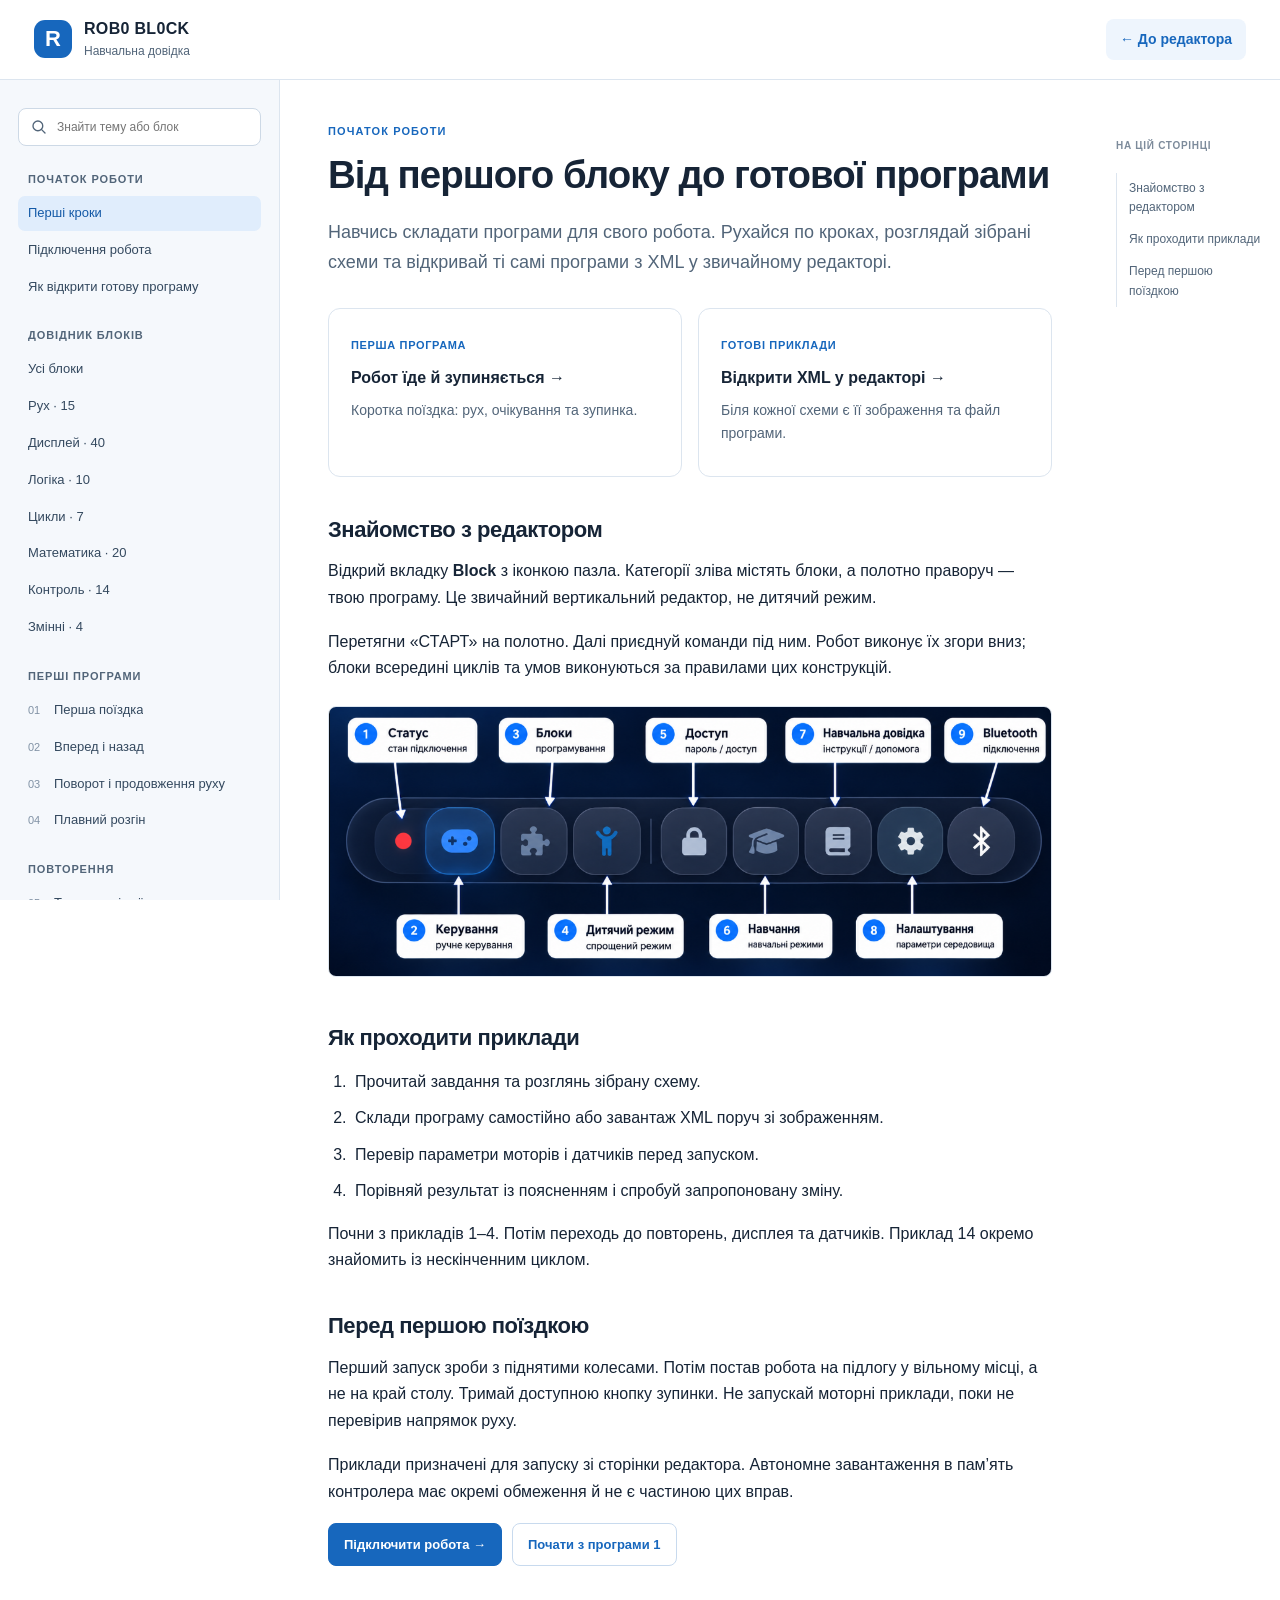
<file: guide/index.html>
<!doctype html>
<html lang="uk"><head><meta charset="utf-8"><meta name="viewport" content="width=device-width,initial-scale=1"><meta name="theme-color" content="#f5f8fc"><title>Методичка ROB0 BL0CK</title><link rel="stylesheet" href="guide.css"></head>
<body>
<a class="skip" href="#article">Перейти до матеріалу</a>
<header class="top"><a class="brand" href="#start"><span class="brand-mark">R</span><span>ROB0 BL0CK <small>Навчальна довідка</small></span></a><div class="top-actions"><a class="editor-link" href="../">← До редактора</a><button id="menuToggle" class="menu-toggle" aria-label="Відкрити зміст" aria-expanded="false" aria-controls="sidebar">☰</button></div></header>
<div class="layout"><aside id="sidebar" class="sidebar"><label class="search"><span aria-hidden="true"><svg viewBox="0 0 24 24" fill="none" stroke="currentColor" stroke-width="1.8" stroke-linecap="round"><circle cx="10.5" cy="10.5" r="6.5"/><path d="m15.5 15.5 4.5 4.5"/></svg></span><input id="search" type="search" placeholder="Знайти тему або блок" aria-label="Пошук у змісті"></label><nav id="navigation" aria-label="Зміст методички"></nav><p id="noResults" hidden>Нічого не знайдено. Спробуй «рух», «датчик» або «цикл».</p></aside>
<main id="article" tabindex="-1"><p>Завантаження методички…</p></main><aside class="on-page"><p>НА ЦІЙ СТОРІНЦІ</p><nav id="pageToc" aria-label="Розділи сторінки"></nav></aside></div>
<dialog id="imageDialog"><div class="dialog-bar"><strong>Зібрана програма</strong><button id="closeImage" aria-label="Закрити зображення">✕</button></div><div class="zoom-scroll"><img id="largeImage" alt="Збільшена схема програми"></div></dialog>
<link rel="stylesheet" href="block-reference.css?v=20261014-menu-right">
<script src="block-reference.js?v=20261014-students-final"></script><script src="guide.js?v=20261014-buddy"></script></body></html>
</file>
<file: guide/guide.css>
:root{color-scheme:light;--ink:#162436;--muted:#526579;--line:#dce5ef;--blue:#1767bd;--pale:#eef5fd;--surface:#f5f8fc}*{box-sizing:border-box}html{scroll-behavior:smooth;scroll-padding-top:100px}body{margin:0;color:var(--ink);background:#fff;font-family:Inter,"Segoe UI",Arial,sans-serif;line-height:1.65}a{color:var(--blue);text-underline-offset:3px}button,input{font:inherit}button,a{touch-action:manipulation}button{cursor:pointer}button:focus-visible,a:focus-visible,input:focus-visible,summary:focus-visible{outline:3px solid #58a4f2;outline-offset:4px}.skip{position:fixed;top:-80px;left:16px;z-index:100;background:white;padding:12px}.skip:focus{top:8px}.top{height:80px;position:sticky;top:0;z-index:10;background:#fff;border-bottom:1px solid var(--line);display:flex;align-items:center;justify-content:space-between;padding:0 34px;gap:16px}.brand{text-decoration:none;display:flex;align-items:center;gap:12px;color:var(--ink);font-weight:750;letter-spacing:.02em;line-height:1.3}.brand small{display:block;font-size:12px;font-weight:500;letter-spacing:0;color:var(--muted);margin-top:4px}.brand-mark{background:#1767bd;color:white;width:38px;height:38px;display:grid;place-items:center;border-radius:11px;font-size:22px}.editor-link{text-decoration:none;font-size:14px;font-weight:600;padding:9px 14px;background:var(--pale);border-radius:8px}.top-actions{display:flex;gap:10px;align-items:center}.layout{display:grid;grid-template-columns:280px minmax(0,1080px) 180px;max-width:1640px;margin:auto;min-height:calc(100dvh - 80px)}.sidebar{position:sticky;top:80px;height:calc(100dvh - 80px);overflow:auto;border-right:1px solid var(--line);padding:28px 18px;background:var(--surface)}.search{display:flex;align-items:center;gap:8px;border:1px solid #cdd9e6;background:white;border-radius:8px;padding:8px 10px;margin-bottom:26px}.search span{font-size:23px;line-height:1;color:var(--muted)}.search input{border:0;width:100%;min-width:0;background:none;font-size:12px;color:var(--ink);padding:3px 0}.nav-group{margin-bottom:24px}.nav-group h2{font-size:11px;letter-spacing:.08em;text-transform:uppercase;color:var(--muted);margin:0 10px 9px;font-weight:750}.nav-link{display:flex;gap:9px;align-items:baseline;text-decoration:none;color:#34495f;font-size:13px;line-height:1.45;padding:8px 10px;border-radius:7px;margin:2px 0}.nav-link .num{font-variant-numeric:tabular-nums;color:#8192a5;font-size:11px;flex-shrink:0;width:17px}.nav-link:hover{background:#e8eff7}.nav-link[aria-current=page]{background:#e0edfc;color:#145aa7;font-weight:650}.sidebar-foot{font-size:11px;color:#748499;border-top:1px solid var(--line);padding:20px 10px 0}main{padding:42px 48px 64px;min-width:0}.eyebrow{font-size:11px;font-weight:750;color:var(--blue);text-transform:uppercase;letter-spacing:.1em;margin:0 0 12px}.breadcrumb{color:var(--muted);font-size:12px;margin-bottom:26px}.breadcrumb a{text-decoration:none}h1{font-size:clamp(28px,3vw,42px);font-weight:750;line-height:1.2;letter-spacing:-.025em;margin:0 0 20px}h2{font-size:22px;line-height:1.35;letter-spacing:-.02em;margin:38px 0 14px}h3{font-size:16px;margin:24px 0 8px}.lead{font-size:18px;color:var(--muted);max-width:770px;margin-bottom:26px}p{margin:12px 0 18px}ol,ul{padding-left:23px}li{padding-left:4px;margin:10px 0}.on-page{position:sticky;top:80px;height:max-content;padding:46px 16px;font-size:12px}.on-page p{font-size:10px;font-weight:750;letter-spacing:.07em;color:#7d8b9b}.on-page a{display:block;color:var(--muted);text-decoration:none;padding:6px 0 6px 12px;border-left:1px solid var(--line)}.on-page a:hover{color:var(--blue)}.intro-grid{display:grid;grid-template-columns:1fr 1fr;gap:16px;margin:30px 0}.intro-card{border:1px solid var(--line);border-radius:12px;padding:22px;background:#fff;text-decoration:none;color:var(--ink);display:block}.intro-card:hover{border-color:#7ba9db;background:#f8fbff}.intro-card small{font-size:11px;color:var(--blue);letter-spacing:.06em;font-weight:700}.intro-card h3{margin:8px 0}.intro-card p{font-size:14px;color:var(--muted);margin:8px 0}.notice{border-left:3px solid #78a9dd;padding:2px 0 2px 17px;margin:24px 0;color:#425871;font-size:14px}.program-figure{margin:20px 0 12px;border:1px solid var(--line);border-radius:12px;overflow:hidden;background:#f6f9fd}.figure-top{display:flex;justify-content:space-between;align-items:center;gap:12px;border-bottom:1px solid var(--line);padding:12px 18px;font-size:12px;color:var(--muted)}.figure-top span{display:flex;align-items:center;gap:8px}.live-dot{width:7px;height:7px;border-radius:50%;background:#3e9e72;display:inline-block}.figure-top button{background:none;border:0;color:var(--blue);font-size:12px;padding:4px}.image-area{display:flex;justify-content:center;align-items:flex-start;padding:26px 18px;overflow:auto;background:white}.image-area img{display:block;width:auto;max-width:100%;max-height:650px;object-fit:contain;cursor:zoom-in}.program-figure figcaption{padding:9px 18px;font-size:11px;color:#63768b;border-top:1px solid var(--line)}.download-row{display:flex;align-items:center;gap:10px;flex-wrap:wrap;margin:18px 0 24px}.button{background:#1767bd;color:#fff;border:1px solid #1767bd;border-radius:8px;display:inline-flex;align-items:center;justify-content:center;gap:8px;padding:10px 15px;font-size:13px;font-weight:650;text-decoration:none}.button.secondary{background:white;color:var(--blue);border-color:#c8daee}.file-hint{font-size:12px;color:var(--muted)}details{margin:24px 0;border:1px solid var(--line);border-radius:9px}summary{cursor:pointer;font-size:13px;font-weight:600;padding:13px 16px}pre{background:#f1f5fa;border-top:1px solid var(--line);font-size:11px;line-height:1.7;max-height:360px;overflow:auto;padding:18px;margin:0;white-space:pre-wrap;overflow-wrap:anywhere;color:#284461}code{font-family:Consolas,monospace;font-size:.9em}.steps{counter-reset:step;list-style:none;padding:0}.steps li{counter-increment:step;display:flex;gap:14px;align-items:flex-start;padding:14px 0;border-bottom:1px solid #edf1f6;margin:0}.steps li::before{content:counter(step);background:#eaf2fd;color:#1767bd;border-radius:50%;width:27px;height:27px;flex-shrink:0;text-align:center;line-height:27px;font-size:12px;font-weight:700}.steps span{font-size:15px;padding-top:1px}.pager{display:flex;justify-content:space-between;gap:22px;border-top:1px solid var(--line);padding-top:25px;margin-top:42px}.pager a{text-decoration:none;max-width:48%;font-size:14px;font-weight:600}.pager a:last-child{text-align:right;margin-left:auto}.pager small{display:block;color:var(--muted);font-size:10px;letter-spacing:.08em;text-transform:uppercase;font-weight:500;margin-bottom:6px}.menu-toggle{display:none;border:1px solid var(--line);border-radius:7px;background:white;padding:6px 11px}dialog{border:1px solid #cad8e7;border-radius:12px;padding:0;max-width:96vw;max-height:94dvh;width:max-content;background:white;color:var(--ink)}dialog::backdrop{background:#13283d99}.dialog-bar{display:flex;justify-content:space-between;gap:40px;align-items:center;padding:12px 18px;border-bottom:1px solid var(--line)}.dialog-bar button{border:0;background:#edf3fa;border-radius:6px;padding:4px 10px}.zoom-scroll{max-width:94vw;max-height:80dvh;overflow:auto;padding:20px}.zoom-scroll img{display:block;max-width:none;max-height:none}.interface-photo{max-width:100%;height:auto;border:1px solid var(--line);border-radius:8px}noscript{padding:24px}.empty-state{padding:20px} @media(min-width:1700px){main{padding:48px 60px}}@media(max-width:1190px){.layout{grid-template-columns:250px minmax(0,1fr)}.on-page{display:none}main{padding:36px}}@media(max-width:760px){.top{height:68px;padding:0 16px}.brand{font-size:14px}.brand-mark{width:32px;height:32px}.brand small{font-size:10px}.editor-link{font-size:11px;padding:8px}.menu-toggle{display:block}.layout{display:block;min-height:calc(100dvh - 68px)}.sidebar{display:none;position:fixed;top:68px;bottom:0;left:0;width:min(320px,90vw);height:calc(100dvh - 68px);z-index:9;box-shadow:12px 0 35px #18304720}.sidebar.open{display:block}main{padding:28px 20px 44px}h1{font-size:29px}.lead{font-size:16px}.intro-grid{grid-template-columns:1fr}.figure-top{padding:10px 12px;font-size:11px}.image-area{padding:20px 10px}.image-area img{max-height:560px}.button{padding:10px 12px;font-size:12px}.steps span{font-size:14px}.pager{gap:12px}.pager a{font-size:12px}}@media print{.top,.sidebar,.on-page,.download-row,.pager,details,.figure-top button{display:none}.layout{display:block}main{padding:0}.program-figure{break-inside:avoid}.image-area img{max-height:550px}}
</file>
<file: guide/block-reference.css>
/* Slim theme-matched scrollbars, preserving native touch and keyboard scrolling. */
.search{align-items:center;gap:8px}.search span{display:grid;place-items:center;width:20px;height:20px;flex:0 0 20px}.search svg{width:18px;height:18px;display:block}.search input{outline:none;line-height:20px;padding:0}.search input:focus-visible{outline:none}.search:focus-within{border-color:#568cc2;outline:2px solid #d9e9fb;outline-offset:2px}.figure-top{justify-content:flex-end;border-bottom:0;background:white;padding-bottom:0}
html,.sidebar,pre,.zoom-scroll,.image-area,.table-scroll{scrollbar-width:thin;scrollbar-color:#afc2d8 transparent}
@supports selector(::-webkit-scrollbar){html,.sidebar,pre,.zoom-scroll,.image-area,.table-scroll{scrollbar-width:auto;scrollbar-color:auto}}
.nav-link,.nav-link[aria-current=page]{font-weight:500;white-space:nowrap}.nav-link>span:last-child{min-width:0;overflow:hidden;text-overflow:ellipsis;white-space:nowrap}
@media(max-width:760px){.sidebar{left:auto;right:0;box-shadow:-12px 0 35px #18304720}}
::-webkit-scrollbar{width:8px;height:8px}::-webkit-scrollbar-track{background:transparent}::-webkit-scrollbar-thumb{background:#afc2d8;border:2px solid #f5f8fc;border-radius:20px}::-webkit-scrollbar-thumb:hover{background:#7e9dbc}::-webkit-scrollbar-button{display:none;width:0;height:0}::-webkit-scrollbar-corner{background:transparent}
.category-pills{display:flex;flex-wrap:wrap;gap:8px;margin:25px 0}.category-pills a{padding:7px 13px;border:1px solid #d4e1f0;border-radius:20px;text-decoration:none;font-size:12px;color:#425a74}.category-pills a[aria-current=page]{background:#1767bd;border-color:#1767bd;color:white}.catalog-count{font-size:13px;color:#526579}.block-cards{display:grid;grid-template-columns:repeat(2,minmax(0,1fr));gap:15px;margin-top:28px}.block-card{border:1px solid #dce5ef;border-radius:11px;overflow:hidden;text-decoration:none;color:#162436}.block-card:hover{border-color:#78a7d9;background:#fbfdff}.block-thumb{height:125px;background:#f5f8fc;display:flex;justify-content:center;align-items:center;padding:18px}.block-thumb img{max-width:100%;max-height:90px;object-fit:contain}.block-card>div:last-child{padding:16px 18px 20px}.block-card h3{margin:0 0 7px;font-size:16px}.block-card p{font-size:12px;color:#526579;margin:0;line-height:1.65}.status-warning,.status-neutral{font-size:11px;display:inline-block;margin-top:9px;color:#8b4c18}.status-neutral{color:#536c85}.field-table{width:100%;border-collapse:collapse;font-size:13px}.field-table th,.field-table td{padding:14px 16px;text-align:left;border:1px solid #dce5ef;vertical-align:top}.field-table thead th{background:#eef5fd}.field-table tbody th{width:30%;font-weight:600}.field-table small{display:block;font:11px Consolas,monospace;color:#6a8097;margin-top:5px}.field-table p{margin:7px 0 0;font-size:12px;color:#526579}.table-scroll{overflow:auto}.related-links a{display:block;font-size:13px;padding:5px 0}.technical-type{padding:0 16px;font-size:12px}.source-figure{margin:24px 0}.source-figure figcaption{font-size:11px;color:#6a8097;margin-top:8px}@media(max-width:760px){.block-cards{grid-template-columns:1fr}.field-table th,.field-table td{padding:10px}.block-thumb{height:110px}}
</file>
